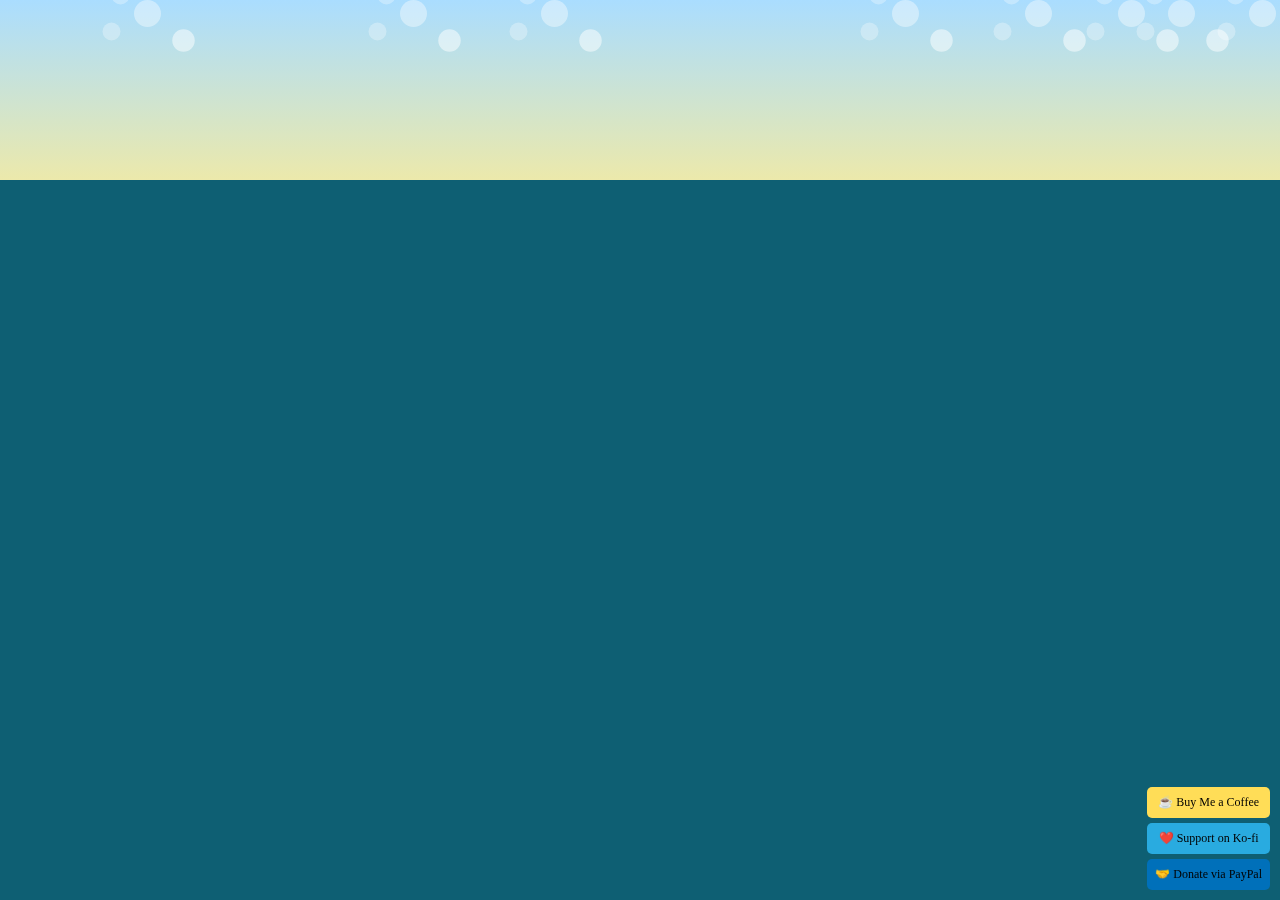
<file: 2_ocean_shark/index.html>
<!DOCTYPE html>
<html lang="es">
<head>
    <meta charset="UTF-8">
    <meta name="viewport" content="width=device-width, initial-scale=1.0">
    <title>Shark Animation</title>
    <link rel="stylesheet" href="styles.css">
</head>
<body>
    <div id="bubbles-container"></div>
    <div id="shark">
        <div class="shark-body"></div>
        <div class="shark-eye"></div>
        <div class="aleta"></div>
        <div class="tail"></div>
        <div class="fin"></div>
        <div class="gill gill-1"></div>
        <div class="gill gill-2"></div>
        <div class="gill gill-3"></div>
    </div>
    
    <script src="script.js"></script>
</body>
</html>
</file>
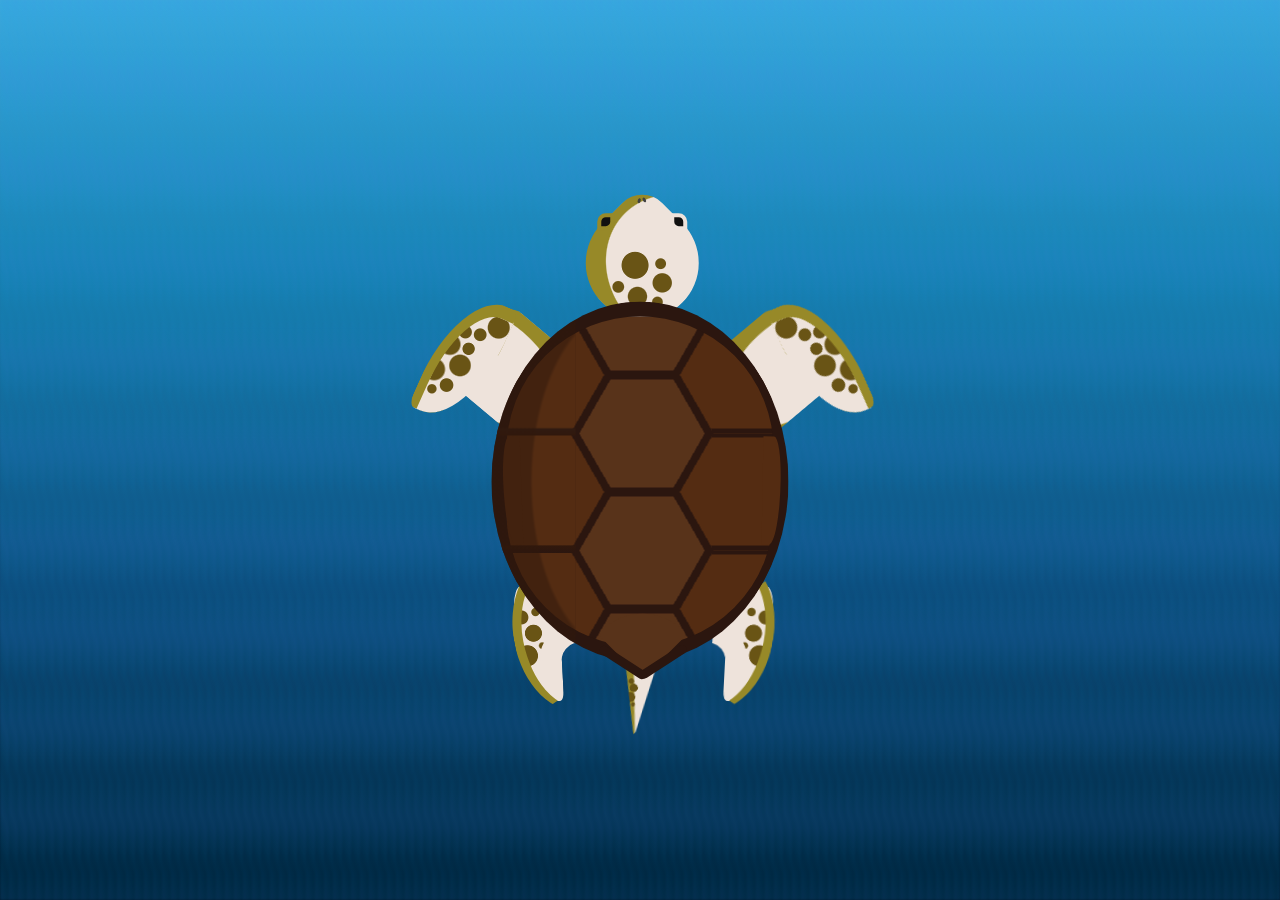
<file: Nueva carpeta/index.html>
<!DOCTYPE html>
<html lang="es">
<head>
    <meta charset="UTF-8">
    <meta name="viewport" content="width=device-width, initial-scale=1.0">
    <title>El Secreto del Gran Azul</title>
    <link rel="stylesheet" href="styles.css">
</head>
<body>
<div id="cuento">
        <h1>El Secreto del Gran Azul</h1>
        <p>Kusi, un niño pescador, escuchaba atento las historias de su abuelo sobre el océano. "El mar es más que agua y peces", le decía. Una noche, mientras remaba bajo la luna, una voz suave le susurró desde las olas. Era Otriug, una tortuga anciana que, según la leyenda, conocía los secretos más profundos del océano.</p>
        <p>— "Si quieres entender el Gran Azul, debes escuchar su canción", dijo Otriug con su voz pausada.</p>
        <p>Intrigado, Kusi siguió a la tortuga a través de aguas iluminadas por el plancton resplandeciente. Cada burbuja que estallaba en la superficie parecía susurrarle un misterio. Vieron bancos de peces danzando en perfecta armonía, escucharon el lamento de las ballenas y sintieron la inmensidad del océano latiendo a su alrededor.</p>
        <p>Otriug se detuvo y señaló hacia las profundidades. — "El océano no solo es grande en tamaño, sino en historia. Cada ola lleva consigo relatos de aquellos que lo han surcado antes que tú."</p>
        <p>Kusi cerró los ojos y, por primera vez, sintió la verdadera voz del mar. Entendió que el océano no solo era su hogar, sino un vasto libro de relatos interminables, esperando ser contados.</p>
        <p>Desde aquella noche, Kusi ya no veía solo agua y peces. Veía historias.</p>
</div>
<div class="water">
	<div class="wave1"></div>
	<div class="wave2"></div>
</div>

<div class="bubbles">
	<div class="bubble b1"></div>
	<div class="bubble b2"></div>
	<div class="bubble b3"></div>
	<div class="bubble b4"></div>
	<div class="bubble b5"></div>
	<div class="bubble b6"></div>
	<div class="bubble b7"></div>
	<div class="bubble b8"></div>
	<div class="bubble b9"></div>
	<div class="bubble b10"></div>
</div>
<div class="bubbles mirror">
	<div class="bubble b1"></div>
	<div class="bubble b2"></div>
	<div class="bubble b3"></div>
	<div class="bubble b4"></div>
	<div class="bubble b5"></div>
	<div class="bubble b6"></div>
	<div class="bubble b7"></div>
	<div class="bubble b8"></div>
	<div class="bubble b9"></div>
	<div class="bubble b10"></div>
</div>

<div class="trail"></div>

<div class="turtle">
	<div class="head">
		<div class="eyes"></div>
	</div>	
	<div class="leg1"></div>	
	<div class="leg2"></div>
	<div class="leg3"></div>	
	<div class="leg4"></div>
	<div class="tail"></div>
	<div class="body">
		<span></span>
	</div>
	<div class="body-tail"></div>
</div>
</body>
</html>
</file>
<file: 2_ocean_shark/styles.css>
html, body {
  margin: 0;
  padding: 0;
  border: 0;
  position: absolute;
  width: 100vw;
  height: 100vh;
  overflow: hidden;
  background: linear-gradient(#adf, rgb(236, 233, 171) 20%, rgb(14, 95, 115) 0);
}

.bubble {
  position: absolute;
  width: 3vmin;
  height: 3vmin;
  border-radius: 70%;
  background: rgba(255, 255, 255, 0.4);
  box-shadow: -3vmin -2vmin 0 -0.5vmin rgba(255, 255, 255, 0.3), 3vmin -3vmin 0 -0.25vmin rgba(255, 255, 255, 0.5), -4vmin 2vmin 0 -0.5vmin rgba(255, 255, 255, 0.3), 4vmin 3vmin 0 -0.25vmin rgba(255, 255, 255, 0.5);
  animation: float-bubbles 5s infinite linear;
}

#bubbles-container {
  position: absolute;
  width: 100vw;
  height: 100vh;
  overflow: hidden;
}

#shark {
  width: 50vmin;
  height: 10vmin;
  position: absolute;
  top: 50%;
  left: -50vmin;
  transform: translateY(-50%);
  animation: swim-shark 10s infinite linear;
}

#shark div {
  position: absolute;
  box-sizing: border-box;
}

.shark-body {
  left: 0vmin;
  width: 50vmin;
  height: 30vmin;
  background: #666;
  border-radius: 50%;
  transform: translate(0, -50%);
  clip-path: polygon(0% 50%, 100% 50%, 100% 90%, 70% 70%, 90% 100%, 0% 100%);
}

.shark-eye {
  width: 2.5vmin;
  height: 2.5vmin;
  border-radius: 50%;
  background: white;
  box-shadow: inset -0.2vmin -0.45vmin 0 0.6vmin black;
  top: 1vmin;
  right: 8vmin;
}

.aleta, .tail, .fin {
  width: 12vmin;
  height: 12vmin;
  box-shadow: 4vmin -0.5vmin #666;
  border-radius: 80%;
  top: -3vmin;
  transform: translate(-130%, -3vmin) rotate(10deg);
}

.aleta {
  box-shadow: 7vmin 0vmin #575757;
  top: 8vmin;
  left: 8vmin;
  transform: none;
  clip-path: polygon(0% 50%, 200% 40%, 200% 100%, 0% 100%);
}

.fin {
  box-shadow: 7vmin 0vmin #666;
  left: 25vmin;
}

.gill {
  width: 8vmin;
  height: 12vmin;
  border-radius: 100%;
  box-shadow: -2.5vmin 0 0 -1.7vmin rgba(0, 0, 0, 0.25);
  left: 30vmin;
}

.gill-2 {
  transform: translate(-1.5vmin, 0) scale(0.9);
}

.gill-3 {
  transform: translate(-3vmin, 0) scale(0.8);
}

@keyframes swim-shark {
  from { left: -50vmin; }
  to { left: 110vw; }
}

@keyframes float-bubbles {
  from { top: 90%; opacity: 1; }
  to { top: 10%; opacity: 0; }
}

#donation-container {
  position: fixed;
  bottom: 10px;
  right: 10px;
  z-index: 1000;
}

#donation-buttons {
  display: flex;
  flex-direction: column;
  gap: 5px;
}

.donation-btn {
  display: block;
  padding: 8px 8px;
  font-size: 12px;
  font-weight: none;
  text-decoration: none;
  border-radius: 5px;
  color: rgb(0, 0, 0);
  transition: 0.3s;
  text-align: center;
}

.coffee { background-color: #ffdd57; }
.kofi { background-color: #29abe0; }
.paypal { background-color: #0070ba; }

.donation-btn:hover {
  filter: brightness(1.2);
}
</file>
<file: Nueva carpeta/styles.css>
:root {
	--green1: #eee3db;
	--green2: #978928;
	--green3: #695415;
	--brown1: #58331a;
	--brown2: #542c12;
	--brown3: #2b160f;
}


#cuento {
    font-size: 18px;
    margin: 20px auto;
    width: 60%;
    background: rgba(255, 255, 255, 0.8);
    padding: 15px;
    border-radius: 10px;
}

body {
	margin: 0;
	padding: 0;
	background: linear-gradient(
		to top,
		rgba(0, 25, 45, 1) 0%,
		rgba(14, 71, 117, 1) 35%,
		rgba(26, 126, 174, 1) 70%,
		rgba(62, 168, 220, 1) 100%
	);
	overflow: hidden;
	display: flex;
	justify-content: center;
	align-items: center;
	width: 100vw;
	height: 100vh;
}

body *,
*:before,
*:after {
	box-sizing: border-box;
	position: absolute;
	margin: 0;
	padding: 0;
	box-sizing: inherit;
	transition: opacity 0.5s ease 0s;
}

.water {
	background: linear-gradient(
		to top,
		rgba(0, 25, 45, 1) 0%,
		rgba(14, 71, 117, 1) 35%,
		rgba(26, 126, 174, 1) 70%,
		rgba(62, 168, 220, 1) 100%
	);
	height: 100vh;
	width: 100vw;
	overflow: hidden;
	position: relative;
}

.water:before,
body:after {
	content: "";
	width: 100%;
	height: 100%;
	position: absolute;
	background: repeating-linear-gradient(
		250deg,
		#03a9f415 45%,
		#03a9f420 47%,
		#2196f330 50%,
		#03a9f420 53%,
		#03a9f415 55%
	);
	background-size: 1vmin;
	animation: ocean 15s linear 0s infinite;
	transition: opacity 0.5s ease 0s;
	filter: blur(1px);
}

.water:before,
body:hover:after {
	opacity: 0;
	transition: opacity 0.5s ease 0s;
}

body:hover .water:before {
	opacity: 1;
	transition: opacity 0.5s ease 0s;
}

body:hover .bubbles {
	z-index: 0;
}

@keyframes ocean {
	100% {
		background-position: 0 100vmin;
	}
}

.turtle {
	width: 70vmin;
	height: 60vmin;
	animation: swim 5s ease-in-out 0s infinite;
}

@keyframes swim {
	0% {
		transform: translateY(0);
	}
	30% {
		transform: translateY(-3vmin);
	}
	100% {
		transform: translateY(0);
	}
}

.turtle > div {
	position: absolute;
}

.body {
	width: 40vmin;
	height: 33vmin;
	border-radius: 50vmin;
	top: 17vmin;
	left: 15vmin;
	border: 1.75vmin solid var(--brown3);
	box-sizing: border-box;
	clip-path: ellipse(50% 50% at 50% 50%);
	transform: rotate(90deg);
	background: 
		conic-gradient(
			at 0.5vmin 6.9324vmin,
			transparent 270deg,
			var(--brown3) 0deg
		),
		conic-gradient(
			at calc(100% - 0.5vmin) 6.9324vmin,
			var(--brown3) 90deg,
			transparent 0deg
		),
		conic-gradient(
			from -60deg at 50% 10.3944vmin,
			var(--brown2) 120deg,
			transparent 120deg
		),
		conic-gradient(
			from -60deg at 50% 11.3944vmin,
			var(--brown3) 120deg,
			transparent 120deg
		),
		conic-gradient(
			from 120deg at 50% 18.822vmin,
			var(--brown2) 120deg,
			transparent 120deg
		),
		conic-gradient(
			from 120deg at 50% 17.822vmin,
			var(--brown3) 120deg,
			transparent 120deg
		),
		linear-gradient(
			90deg,
			var(--brown1) calc(50% - 0.5vmin),
			var(--brown3) 0 calc(50% + 0.5vmin),
			var(--brown1) 0
		);
	background-size: 13vmin;
}

.body:before,
.body:after {
	content: "";
	width: 12vmin;
	height: 2vmin;
	background: var(--brown2);
	border-radius: 100% 150% 0 0;
	top: -0.75vmin;
	left: 13.35vmin;
	transform: rotate(1deg);
}
.body:after {
	top: 28.05vmin;
	left: 13.35vmin;
	transform: rotate(-2deg);
	border-radius: 0 0 150% 100%;
}

.body span {
	background: 
		radial-gradient(
			ellipse 105vmin 56vmin at 50% -40%,
			transparent 18%,
			#30180c80 18.5%
		),
		linear-gradient(
			90deg,
			transparent 12.35vmin,
			#301a11 12.5vmin,
			#30180c 13.25vmin,
			transparent 13.25vmin
		),
		linear-gradient(
			90deg,
			transparent 25.35vmin,
			#30180c 25.5vmin,
			#2b160f 26.25vmin,
			transparent 26.25vmin
		);
	width: 100%;
	height: 45%;
	z-index: 1;
	left: 0vmin;
	top: 22vmin;
}

.body-tail {
	background: var(--brown1);
	width: 7vmin;
	height: 7vmin;
	bottom: 6vmin;
	transform: rotate(45deg);
	left: calc(50% - 3.25vmin);
	border-radius: 500% 50% 0 50%;
}

.body-tail:before,
.body-tail:after {
	content: "";
	width: 1vmin;
	height: 6vmin;
	background: var(--brown3);
	position: absolute;
	top: 1vmin;
	left: 6.75vmin;
	transform: rotate(12deg);
	border-radius: 1vmin;
}

.body-tail:after {
	top: 4.25vmin;
	left: 3.65vmin;
	transform: rotate(-102deg);
}

.head {
	background: 
		radial-gradient(circle at 53% 44%, var(--green3) 15%,	transparent 16%),
		radial-gradient(circle at 25% 50%, var(--green3) 9%, transparent 10%),
		radial-gradient(circle at 32% 26%, var(--green3) 8%, transparent 9%),
		radial-gradient(circle at 50% 20%, var(--green3) 5%, transparent 6%),
		radial-gradient(circle at 38% 61%, var(--green3) 5%, transparent 6%),
		radial-gradient(circle at 16% 35%, var(--green3) 4%, transparent 5%),
		radial-gradient(ellipse at 20% 70%, var(--green1) 63%, var(--green2) 64%),
		var(--green1);
	width: 12.5vmin;
	height: 12.5vmin;
	border-radius: 100% 100% 50%;
	transform: rotate(-135deg);
	left: 29vmin;
	top: 3vmin;
}

.head:before,
.head:after {
	content: "";
	background: #404040;
	width: 0.6vmin;
	height: 0.35vmin;
	bottom: 0.95vmin;
	left: 10.75vmin;
	border-radius: 100% 80%;
	transform: rotate(20deg);
}
.head:after {
	transform: rotate(66deg);
	left: 11.1vmin;
	bottom: 1.4vmin;
}

.eyes {
	width: 10vmin;
	height: 2vmin;
	transform: rotate(-45deg);
	top: 8.5vmin;
	left: 4.5vmin;
}

.eyes:before,
.eyes:after {
	content: "";
	background: #101010;
	width: 1vmin;
	height: 1vmin;
	border-radius: 0 50% 0 50%;
	border: 0.5vmin solid var(--green1);
}

.eyes:after {
	right: 0;
	transform: rotate(90deg);
	border-color: var(--green2);
}

.leg1,
.leg2 {
	background: radial-gradient(
			ellipse 20vmin 12vmin at 40% 60%,
			var(--green1) 42%,
			var(--green2) 43%
		),
		var(--green1);
	width: 9vmin;
	height: 11vmin;
	left: 15.5vmin;
	top: 15vmin;
	transform: rotate(40deg);
	border-radius: 25% 0 0 0;
	animation: legone 5s 0s infinite;
}

.leg1:before,
.leg2:before {
	content: "";
	background: radial-gradient(
			circle at 41% 51%,
			var(--green3) 15%,
			transparent 17%
		),
		radial-gradient(circle at 78% 8%, var(--green3) 9%, transparent 10%),
		radial-gradient(circle at 52% 20%, var(--green3) 6%, transparent 7%),
		radial-gradient(circle at 33% 71%, var(--green3) 7%, transparent 8%),
		radial-gradient(circle at 8% 38%, var(--green3) 11%, transparent 13%),
		radial-gradient(circle at 43% 35%, var(--green3) 7%, transparent 8%),
		radial-gradient(circle at 25% 23%, var(--green3) 6%, transparent 7%),
		radial-gradient(circle at 11% 79%, var(--green3) 4%, transparent 5%),
		radial-gradient(circle at 0% 63%, var(--green3) 11%, transparent 13%),
		var(--green1);
	width: 6vmin;
	height: 13vmin;
	border-radius: 80% 10%;
	transform: rotate(-16deg);
	left: -3vmin;
	top: 0.75vmin;
	border-left: 1vmin solid var(--green2);
	border-top: 1.55vmin solid var(--green2);
	border-right: 0;
	border-bottom: 0;
}

.leg2 {
	transform: rotate(-40deg) rotateY(180deg);
	left: 46vmin;
	animation: legtwo 5s 0s infinite;
}

@keyframes legone {
	50% {
		transform: rotate(40deg) rotate(-40deg) translateX(5vmin) translateY(4vmin);
	}
}

@keyframes legtwo {
	50% {
		transform: rotate(-40deg) rotateY(180deg) rotate(-40deg) translateX(5vmin)
			translateY(4vmin);
	}
}

.leg3,
.leg4 {
	background: radial-gradient(
			circle at 47% 23%,
			var(--green3) 4%,
			transparent 5%
		),
		radial-gradient(circle at 40% 41%, var(--green3) 11%, transparent 12%),
		radial-gradient(circle at 58% 52%, var(--green3) 4%, transparent 6%),
		radial-gradient(circle at 24% 60%, var(--green3) 13%, transparent 14%),
		radial-gradient(circle at 15% 27%, var(--green3) 7%, transparent 8%),
		var(--green1);
	width: 5vmin;
	height: 13vmin;
	bottom: 2vmin;
	left: 21.25vmin;
	border-radius: 45% 30% 20% 200%;
	transform: rotate(-3deg);
	animation: legthree 5s 0s infinite;
}

.leg3:before,
.leg4:before {
	content: "";
	width: 10vmin;
	height: 16vmin;
	bottom: -1.25vmin;
	left: -0.25vmin;
	border-radius: 100%;
	border: 1vmin solid transparent;
	border-left: 1.1vmin solid var(--green2);
	transform: rotate(-8deg);
	border-bottom-width: 0.5vmin;
}

.leg3:after,
.leg4:after {
	content: "";
	width: 2vmin;
	height: 3vmin;
	border-radius: 100%;
	border: 2.5vmin solid #00800000;
	border-left-color: var(--green1);
	top: 4vmin;
	left: 2.75vmin;
	transform: rotate(43deg);
}

.leg4 {
	transform: rotate(3deg) rotateY(180deg);
	left: 44.5vmin;
	animation: legfour 5s 0s infinite;
}

@keyframes legthree {
	50% {
		transform: rotate(-5deg);
	}
}

@keyframes legfour {
	0% {
		transform: rotate(5deg) rotateY(180deg);
	}
	50% {
		transform: rotate(3deg) rotateY(180deg);
	}
	100% {
		transform: rotate(5deg) rotateY(180deg);
	}
}

.tail {
	background: radial-gradient(
			circle at 30% 22%,
			var(--green3) 4%,
			transparent 5%
		),
		radial-gradient(circle at 38% 31%, var(--green3) 7%, transparent 8%),
		radial-gradient(circle at 40% 54%, var(--green3) 4%, transparent 5%),
		radial-gradient(circle at 30% 44%, var(--green3) 10%, transparent 11%),
		linear-gradient(84deg, var(--green2) 2vmin, var(--green1) 2.25vmin);
	width: 4vmin;
	height: 8vmin;
	left: 33vmin;
	bottom: -2vmin;
	clip-path: polygon(50% 100%, 10% 0, 95% 0);
	border-radius: 0 0 80% 0;
	transform-origin: center top;
	transform: rotate(5deg);
	animation: tail-move 5s 0s infinite;
}

@keyframes tail-move {
	50% {
		transform: rotate(-5deg);
	}
}

/*** BUBBLES ***/

.bubbles {
	/*background: #ff00002e;*/
	width: 25vmin;
	height: 80vmin;
	bottom: 0;
	margin-left: -25vmin;
	z-index: 1;
}

.bubble {
	height: 4vmin;
	position: absolute;
	width: 4vmin;
	top: 30vmin;
	left: 5vmin;
	animation: bubble-down 5s linear 1.5s infinite,
		bubble-side 3s ease-in-out infinite alternate;
	opacity: 0;
}
.bubble:before {
	content: "";
	border-radius: 50%;
	box-shadow: inset 0 -0.05vmin 0.5vmin rgb(255 255 255);
	height: 50%;
	position: absolute;
	width: 50%;
	top: 25%;
	left: 25%;
}

@keyframes bubble-down {
	0% {
		top: 30vmin;
	}
	20% {
		opacity: 0.5;
	}
	70% {
		opacity: 0.5;
	}
	100% {
		top: 80vmin;
		opacity: 0;
	}
}
@keyframes bubble-side {
	0% {
		margin-left: 0px;
	}
	100% {
		margin-left: 10px;
	}
}

.bubble.b2 {
	left: 8vmin;
	animation-delay: 1.2s;
	animation-duration: 5s, 2s;
	width: 1.75vmin;
	height: 1.75vmin;
}

.bubble.b3 {
	left: 9vmin;
	animation-delay: 1.5s;
	animation-duration: 5s, 3s;
	width: 2.5vmin;
	height: 2.5vmin;
}

.bubble.b4 {
	left: 7vmin;
	animation-delay: 1.75s;
	animation-duration: 5s, 1.5s;
	width: 1.5vmin;
	height: 1.5vmin;
}

.bubble.b5 {
	left: 4vmin;
	animation-delay: 2s;
	animation-duration: 5s, 4s;
	width: 3vmin;
	height: 3vmin;
}

.bubble.b6 {
	left: 9vmin;
	animation-delay: 2.05s;
	animation-duration: 5s, 3.5s;
	width: 2.25vmin;
	height: 2.25vmin;
}

.bubble.b7 {
	left: 8vmin;
	animation-delay: 2.5s;
	animation-duration: 5s, 1s;
	width: 1.5vmin;
	height: 1.5vmin;
}
.bubble.b8 {
	left: 6.5vmin;
	animation-delay: 2.15s;
	animation-duration: 5s, 2.5s;
	width: 1.35vmin;
	height: 1.35vmin;
}
.bubble.b9 {
	left: 5.5vmin;
	animation-delay: 2.85s;
	animation-duration: 5s, 2.25s;
	width: 1.25vmin;
	height: 1.25vmin;
}
.bubble.b10 {
	left: 6.5vmin;
	animation-delay: 3s;
	animation-duration: 5s, 1.75s;
	width: 1vmin;
	height: 1vmin;
}

.bubbles.mirror {
	margin-left: 25vmin;
	transform: rotateY(180deg);
	bottom: 2vmin;
}

.trail {
	width: 20vmin;
	height: 30vmin;
	position: absolute;
	bottom: 0;
}

.trail:before,
.trail:after {
	content: "";
	height: 14vmin;
	width: 0.5vmin;
	position: absolute;
	left: 7vmin;
	transform: rotate(1deg);
	filter: blur(7px);
	border-radius: 100%;
	top: -14vmin;
	background: #ffffff40;
	animation: trail-move 5s 0s infinite;
}
.trail:after {
	position: absolute;
	left: 13vmin;
	transform: rotate(-1deg);
}

@keyframes trail-move {
	0% {
		top: -15vmin;
	}
	100% {
		top: 20vmin;
		width: 0;
		opacity: 0;
		transform: rotate(0deg);
	}
}
</file>
